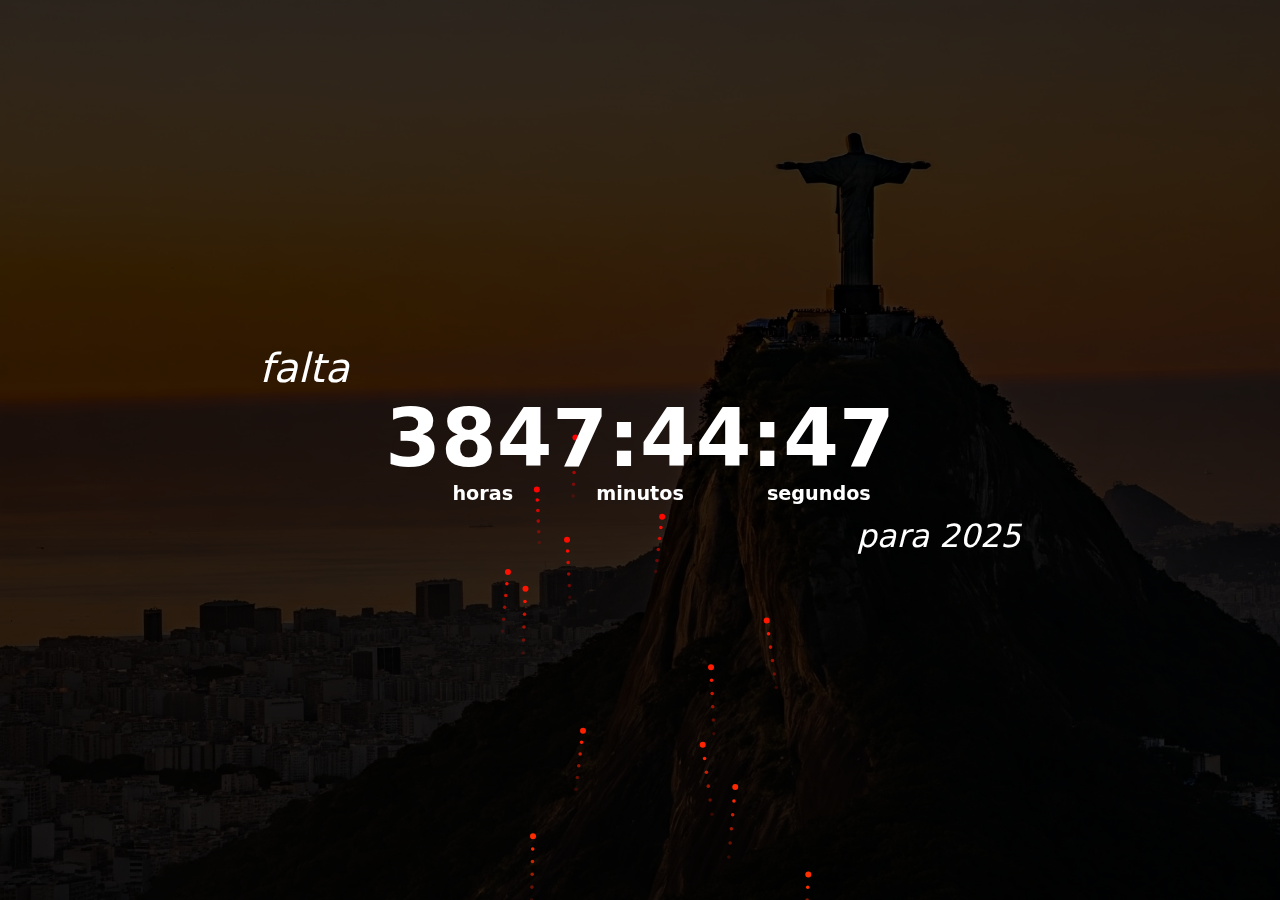
<file: index.html>
<!DOCTYPE html>
<html lang="pt-br">
<head>
    <meta charset="UTF-8">
    <meta name="viewport" content="width=device-width, initial-scale=1.0">
    <title>Document</title>
    <link rel="stylesheet" href="style.css">
    <style>
        html, body {
            height: 100%;
            width: 100%;
            overflow: hidden;
            margin: 0;
            padding: 0;
        }

        body {
            display: flex;
            justify-content: center;
            align-items: center;
            position: relative;
            background-color: #000;
        }

        img {
            width: 100%;
            height: 100%;
            object-fit: cover;
            filter: brightness(0.2);
            position: absolute;
            top: 0;
            left: 0;
            z-index: -2;
        }

        canvas {
            position: absolute;
            width: 100%;
            height: 100%;
            top: 0;
            left: 0;
            z-index: -1;
        }

        section {
            position: relative;
            display: flex;
            flex-direction: column;
            justify-content: center;
            align-items: center;
            color: #fff;
            font-family: system-ui, -apple-system, BlinkMacSystemFont, 'Segoe UI', Roboto, Oxygen, Ubuntu, Cantarell, 'Open Sans', 'Helvetica Neue', sans-serif;
        }

        #falta {
            position: absolute;
            top: -40px;
            left: 0;
            font-size: 1.5rem;
            color: #fff;
            font-style: italic;
            text-align: left;
        }

        #ano {
            position: absolute;
            bottom: -40px;
            right: 0;
            font-size: 1.2rem;
            color: #fff;
            font-style: italic;
            text-align: right;
        }

        #cronometro {
            font-size: 4rem;
            font-weight: bold;
            z-index: 1;
            position: relative;
            display: flex;
            flex-wrap: wrap;
            justify-content: center;
            line-height: 1.;
        }
        
        .legenda {
            font-size: 0.8rem;
            width: 100%;
            text-align: center;
        }

        .legenda:nth-child(1) {
            text-align: end;
        }
        .legenda:nth-child(3) {
            text-align: start;
        }

        @media (min-width: 768px) {
            #falta {
                font-size: 2.5rem;
                top: -50px;
            }

            #ano {
                font-size: 2rem;
                bottom: -50px;
            }

            #cronometro {
                font-size: 5rem;
                 line-height: 1.1;
            }
            /* Ajustando tamanho da legenda para telas maiores */
            .legenda {
                font-size: 1.2rem;
            }
        }

        @media (max-width: 1080px) {
            section{
                transform: scale(1.5);
            }
        }
    </style>
</head>
<body>
    <img src="fundo.jpeg" alt="Fundo da contagem regressiva">
    <canvas id="canvas"></canvas>
    <section>
        <div id="falta">falta</div>
        <div id="cronometro">
            <span id="horas">00</span><span class="separador">:</span><span id="minutos">00</span><span class="separador">:</span><span id="segundos">00</span>
            <div style="width: 100%; display: flex; justify-content: space-around;">
                <span class="legenda">horas</span>
                <span class="legenda">minutos</span>
                <span class="legenda">segundos</span>
            </div>
        </div>
        <div id="ano">para 2025 </div>
    </section>
    <script src="conometro.js"></script>
    <script src="script.js"></script>
</body>
</html>
</file>
<file: style.css>
@import url('https://fonts.googleapis.com/css2?family=Great+Vibes&family=Playwrite+MX+Guides&family=Roboto:ital,wght@0,100;0,300;0,400;0,500;0,700;0,900;1,100;1,300;1,400;1,500;1,700;1,900&display=swap');
*{
    margin: 0;
    padding: 0;
}

body{
    overflow: hidden;
    display: flex;
    background: linear-gradient(to bottom, rgba(135,206,235,1) 0%, rgba(255,255,255,1) 100%);
    height: 100vh;
    width: 100vw;
    box-sizing: border-box;
    justify-content: center;
    align-items: center;
}

.snow-flake{
    position: absolute;
    background-image: url("/images/snow-flake.svg");
    background-size: cover;
    animation: snow 5s linear infinite;
    opacity: 1;
}

#mariah{
    position: absolute;
    width: 250px;
    height: 150px;
    background-size: cover;
    z-index: 1;
    border-radius: 10px;
}


#ice{
    position: absolute;
    width: 300px;
    height: 300px;
    background-size: cover;
    z-index: 1;
    border-radius: 10px;
    filter: opacity(0.7);
}


@keyframes focus{
    0%{
        transform: rotate(0deg);
    }
    25%{
        transform: rotate(10deg);
    }
    75%{
        transform: rotate(-10deg);
    }
    100%{
        transform: rotate(0deg);
    }
}

.text{
    position: absolute;
    font-family: 'Great Vibes', cursive;
    font-size: 50px;
    color: white;
    z-index: 2;
}


#text{
    top: 10px;
}

@keyframes its{
    0%{
        transform: scale(0.1);
        opacity: 0;
    }
    100%{
        transform: scale(1);
        opacity: 1;
    }
}

@keyframes snow{
    to{
        transform: rotate(360deg);
    }
} 

@keyframes remove_ice{
    to{
        transform: translateY(100px) ;
        opacity: 0;
    }
}

@keyframes haps{
    0%{
        transform: scale(0.1);
        opacity: 0;
    }
    100%{
        transform: scale(1);
        opacity: 1;
    }
}

.happy {
    width: 100%;
    height: auto; /* Ajusta a altura automaticamente com base no conteúdo */
    min-height: 60%; /* Garante um mínimo de altura */
    border-radius: 20px;
    opacity: 1;
    background: linear-gradient(to bottom, rgb(3, 133, 35) 0%, rgb(6, 83, 102) 100%);
    z-index: 2;
    display: flex;
    justify-content: center;
    align-items: center;
    flex-direction: column;
    font-size: 70px;
    color: transparent;
    position: relative;
    overflow: visible; /* Garante que o conteúdo não seja cortado */
}

.happy span {
    background: linear-gradient(to left, rgb(255, 215, 0), rgb(255, 223, 100));
    -webkit-background-clip: text;  /* Para Safari */
    background-clip: text;          /* Propriedade padrão */
    -webkit-text-fill-color: transparent; /* Para Safari */
    text-fill-color: transparent;   /* Propriedade padrão */
}
</file>
